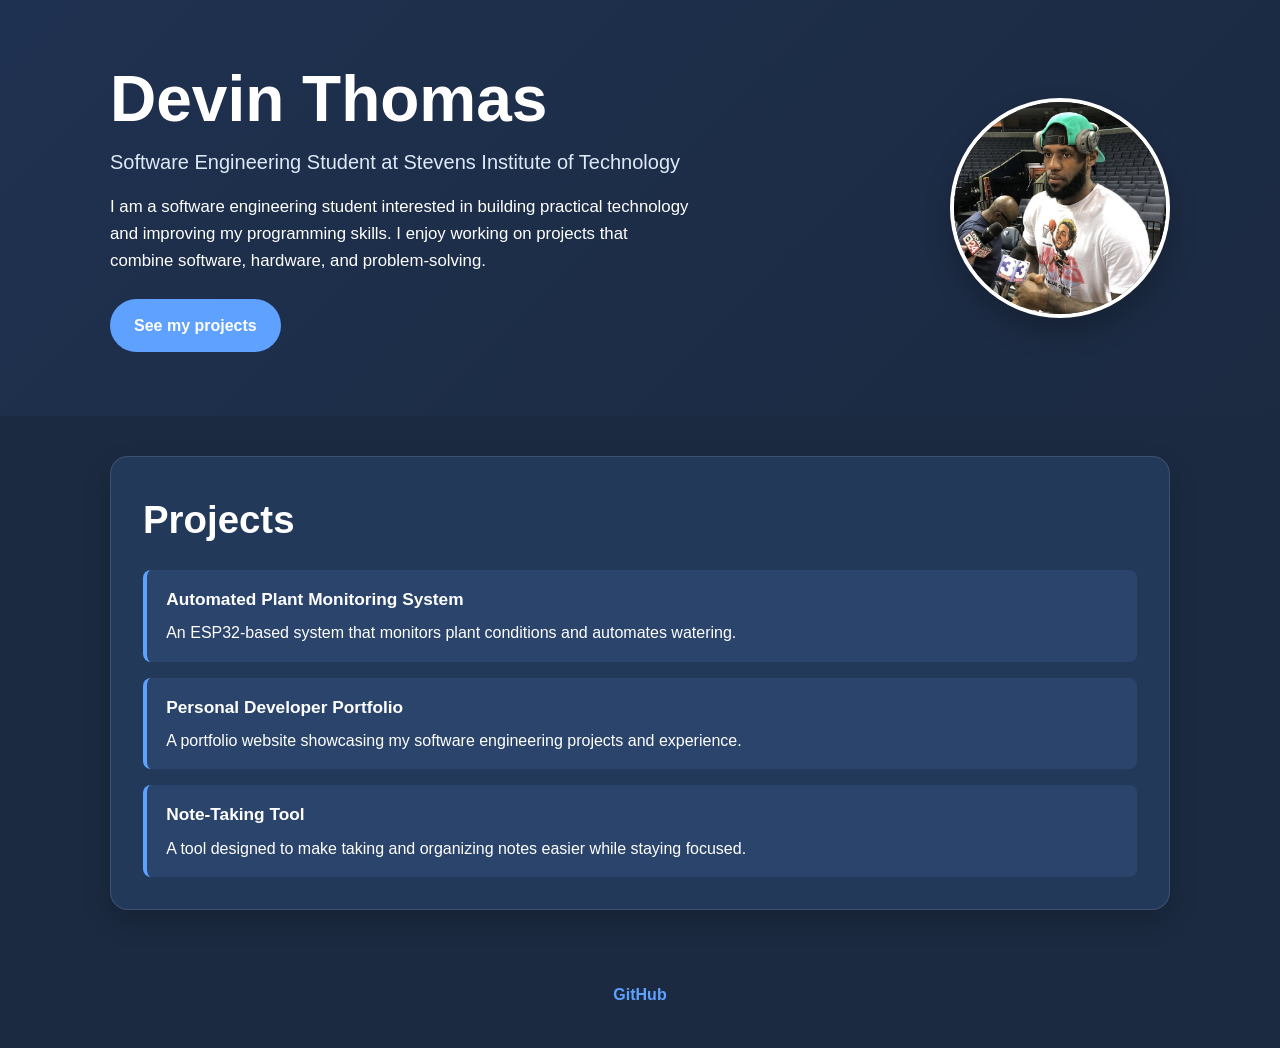
<file: labs/lab3/index.html>
<!DOCTYPE html>
<html lang="en">
  <head>
    <meta charset="UTF-8" />
    <meta name="viewport" content="width=device-width, initial-scale=1.0" />
    <title>Devin Thomas | Portfolio</title>
    <link rel="stylesheet" href="./style.css" />
  </head>
  <body>
    <header class="site-header">
      <div class="container hero">
        <div class="hero-copy">
          <h1>Devin Thomas</h1>
          <p class="subtitle">Software Engineering Student at Stevens Institute of Technology</p>
          <p class="bio">
            I am a software engineering student interested in building practical technology and improving my programming skills. I enjoy working on projects that combine software, hardware, and problem-solving.
          </p>
          <a class="button" href="#projects">See my projects</a>
        </div>
        <img
          class="profile-image"
          src="./assets/avatar.jpg"
          width="220"
          height="220"
          alt="Devin Thomas portrait"
        />
      </div>
    </header>

    <main class="container main-content">
      <section id="projects" class="projects">
        <h2>Projects</h2>
        <ul>
          <li>
            <strong>Automated Plant Monitoring System</strong>
            An ESP32-based system that monitors plant conditions and automates watering.
          </li>
          <li>
            <strong>Personal Developer Portfolio</strong>
            A portfolio website showcasing my software engineering projects and experience.
          </li>
          <li>
            <strong>Note-Taking Tool</strong>
            A tool designed to make taking and organizing notes easier while staying focused.
          </li>
        </ul>
      </section>
    </main>

    <footer class="site-footer">
      <a href="https://github.com/devinthms/SSW215-DThomas.git" target="_blank" rel="noopener">GitHub</a>
    </footer>
  </body>
</html>
</file>
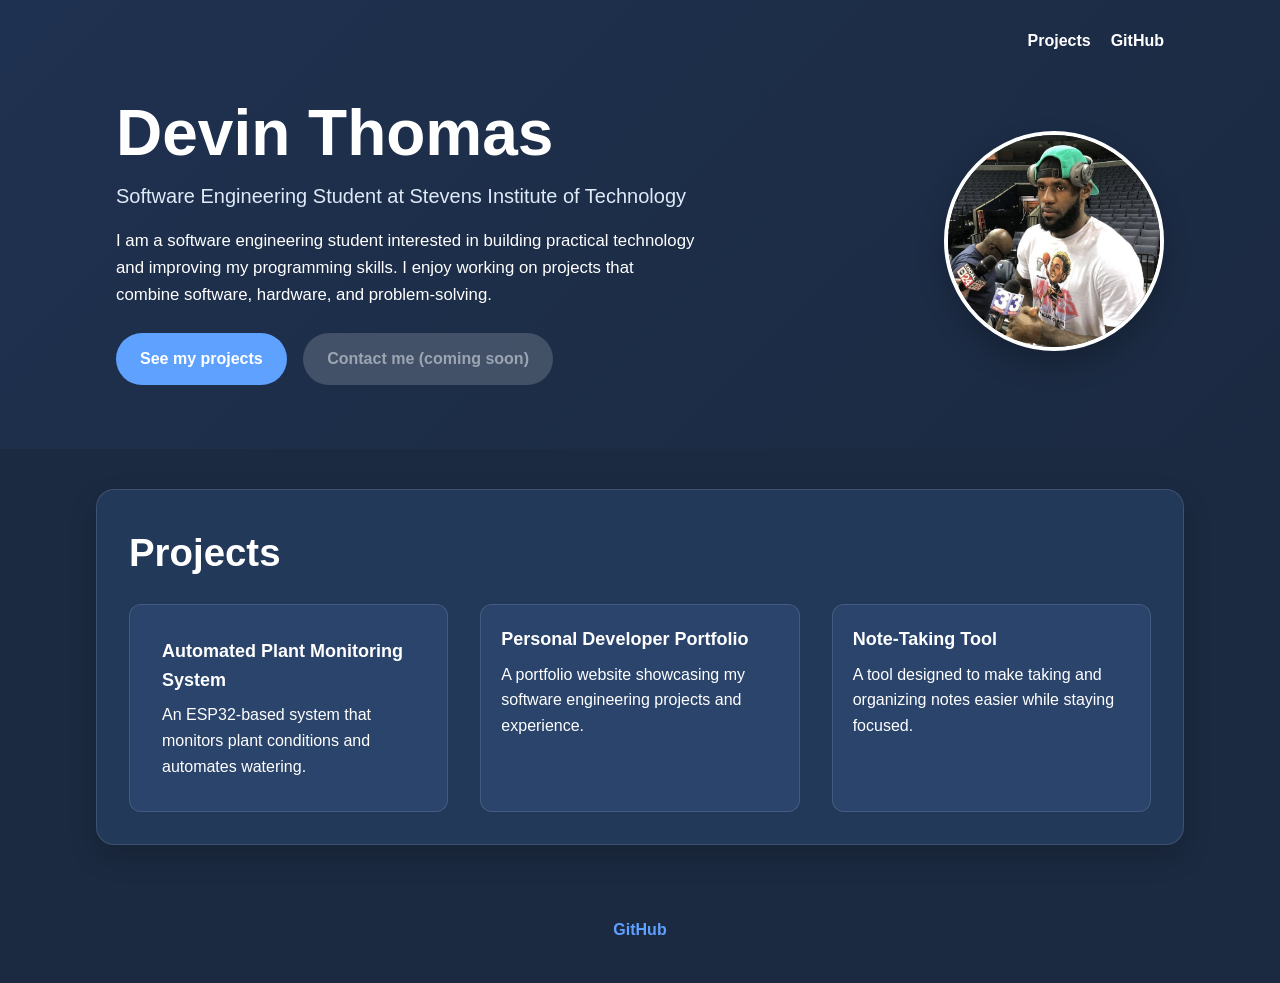
<file: labs/lab4/index.html>
<!DOCTYPE html>
<html lang="en">
  <head>
    <meta charset="UTF-8" />
    <meta name="viewport" content="width=device-width, initial-scale=1.0" />
    <title>Devin Thomas | Portfolio</title>
    <link rel="stylesheet" href="./style.css" />
  </head>
  <body class="site-body">
    <header class="site-header">
      <nav class="top-nav container" aria-label="Main navigation">
        <a class="nav-link" href="#projects">Projects</a>
        <a class="nav-link" href="https://github.com/devinthms/SSW215-DThomas.git" target="_blank" rel="noopener">GitHub</a>
      </nav>

      <section class="hero-section container" aria-labelledby="hero-title">
        <div class="hero-content">
          <h1 id="hero-title" class="hero-title">Devin Thomas</h1>
          <p class="subtitle">Software Engineering Student at Stevens Institute of Technology</p>
          <p class="bio">
            I am a software engineering student interested in building practical technology and improving my programming skills. I enjoy working on projects that combine software, hardware, and problem-solving.
          </p>
          <a class="button-link" href="#projects">See my projects</a>
          <button class="button-link contact-button" type="button" disabled>
            Contact me (coming soon)
          </button>
        </div>

        <img
          class="profile-image"
          src="./assets/avatar.jpg"
          alt="Devin Thomas portrait"
          width="220"
          height="220"
        />
      </section>
    </header>

    <main class="main-content">
      <section id="projects" class="projects-section container" aria-labelledby="projects-heading">
        <h2 id="projects-heading" class="section-title">Projects</h2>

        <div class="projects-grid">
          <article class="card featured">
            <h3 class="card-title">Automated Plant Monitoring System</h3>
            <p>An ESP32-based system that monitors plant conditions and automates watering.</p>
          </article>

          <article class="card">
            <h3 class="card-title">Personal Developer Portfolio</h3>
            <p>A portfolio website showcasing my software engineering projects and experience.</p>
          </article>

          <article class="card">
            <h3 class="card-title">Note-Taking Tool</h3>
            <p>A tool designed to make taking and organizing notes easier while staying focused.</p>
          </article>
        </div>
      </section>
    </main>

    <footer class="site-footer">
      <div class="container footer-content">
        <a class="footer-link" href="https://github.com/devinthms/SSW215-DThomas.git" target="_blank" rel="noopener">GitHub</a>
      </div>
    </footer>
  </body>
</html>
</file>
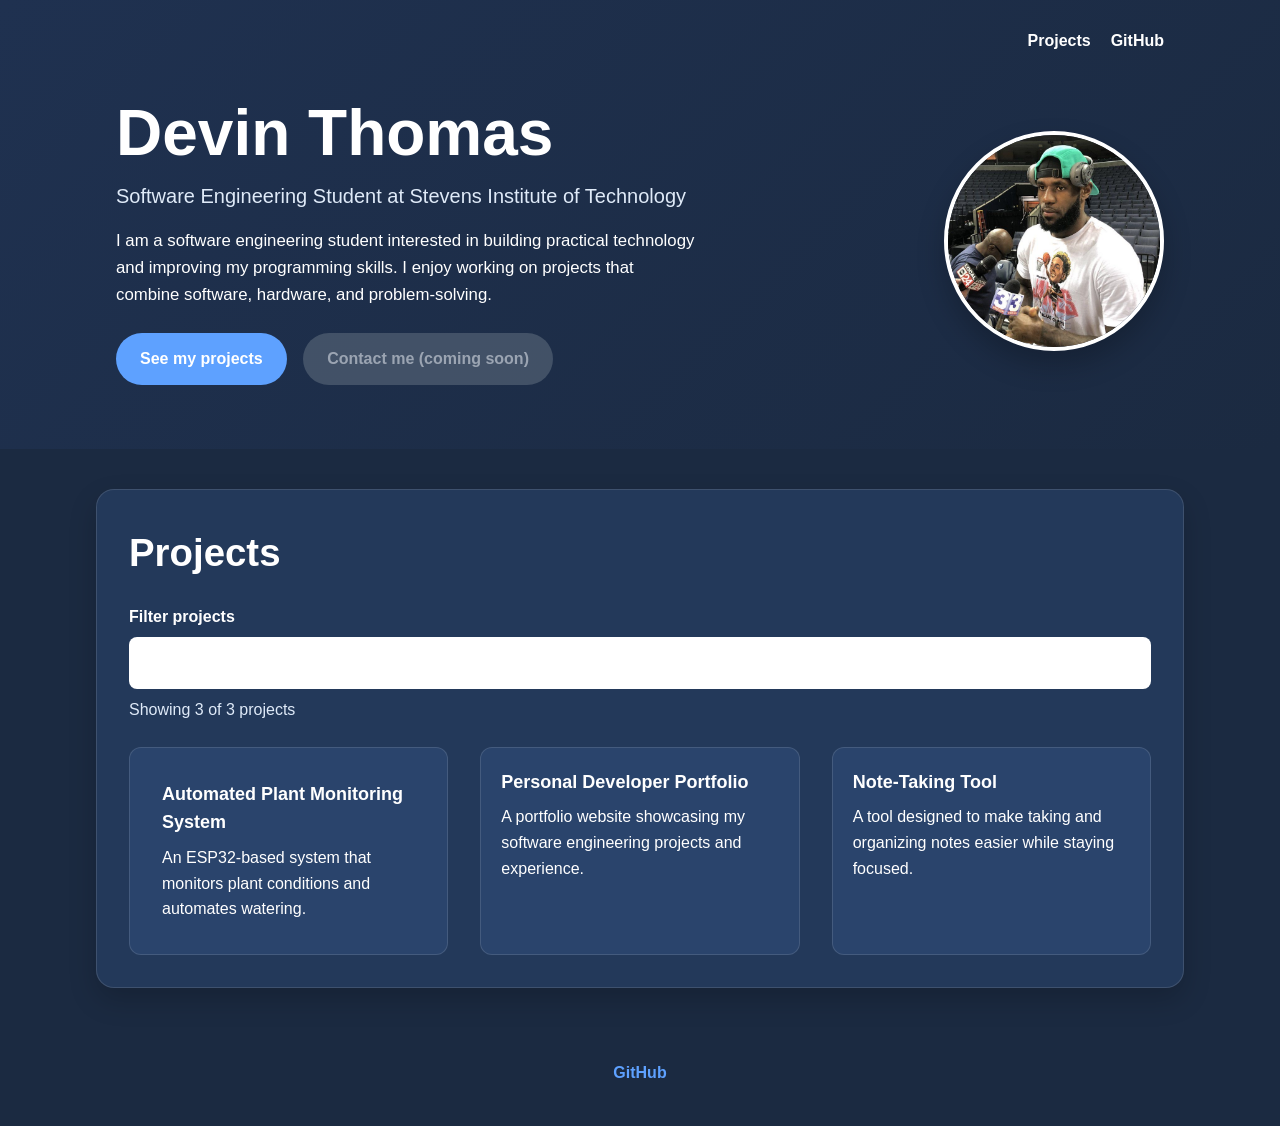
<file: labs/lab5/index.html>
<!DOCTYPE html>
<html lang="en">
  <head>
    <meta charset="UTF-8" />
    <meta name="viewport" content="width=device-width, initial-scale=1.0" />
    <title>Devin Thomas | Portfolio</title>
    <script src="./app.js" defer></script>
    <link rel="stylesheet" href="./style.css" />
  </head>
  <body class="site-body">
    <header class="site-header">
      <nav class="top-nav container" aria-label="Main navigation">
        <a class="nav-link" href="#projects">Projects</a>
        <a class="nav-link" href="https://github.com/devinthms/SSW215-DThomas.git" target="_blank" rel="noopener">GitHub</a>
      </nav>

      <section class="hero-section container" aria-labelledby="hero-title">
        <div class="hero-content">
          <h1 id="hero-title" class="hero-title">Devin Thomas</h1>
          <p class="subtitle">Software Engineering Student at Stevens Institute of Technology</p>
          <p class="bio">
            I am a software engineering student interested in building practical technology and improving my programming skills. I enjoy working on projects that combine software, hardware, and problem-solving.
          </p>
          <a class="button-link" href="#projects">See my projects</a>
          <button class="button-link contact-button" type="button" disabled>
            Contact me (coming soon)
          </button>
        </div>

        <img
          class="profile-image"
          src="./assets/avatar.jpg"
          alt="Devin Thomas portrait"
          width="220"
          height="220"
        />
      </section>
    </header>

    <main class="main-content">
      <section id="projects" class="projects-section container" aria-labelledby="projects-heading">
        <h2 id="projects-heading" class="section-title">Projects</h2>

        <div class="project-filter">
          <label class="filter-label" for="filter-input">Filter projects</label>
          <input class="filter-input" id="filter-input" type="search" />
          <p class="project-count" id="project-count" aria-live="polite">
            Showing 3 of 3 projects
          </p>
        </div>

        <div class="projects-grid">
          <article class="card featured">
            <h3 class="card-title">Automated Plant Monitoring System</h3>
            <p>An ESP32-based system that monitors plant conditions and automates watering.</p>
          </article>

          <article class="card">
            <h3 class="card-title">Personal Developer Portfolio</h3>
            <p>A portfolio website showcasing my software engineering projects and experience.</p>
          </article>

          <article class="card">
            <h3 class="card-title">Note-Taking Tool</h3>
            <p>A tool designed to make taking and organizing notes easier while staying focused.</p>
          </article>
        </div>
      </section>
    </main>

    <footer class="site-footer">
      <div class="container footer-content">
        <a class="footer-link" href="https://github.com/devinthms/SSW215-DThomas.git" target="_blank" rel="noopener">GitHub</a>
      </div>
    </footer>
  </body>
</html>
</file>
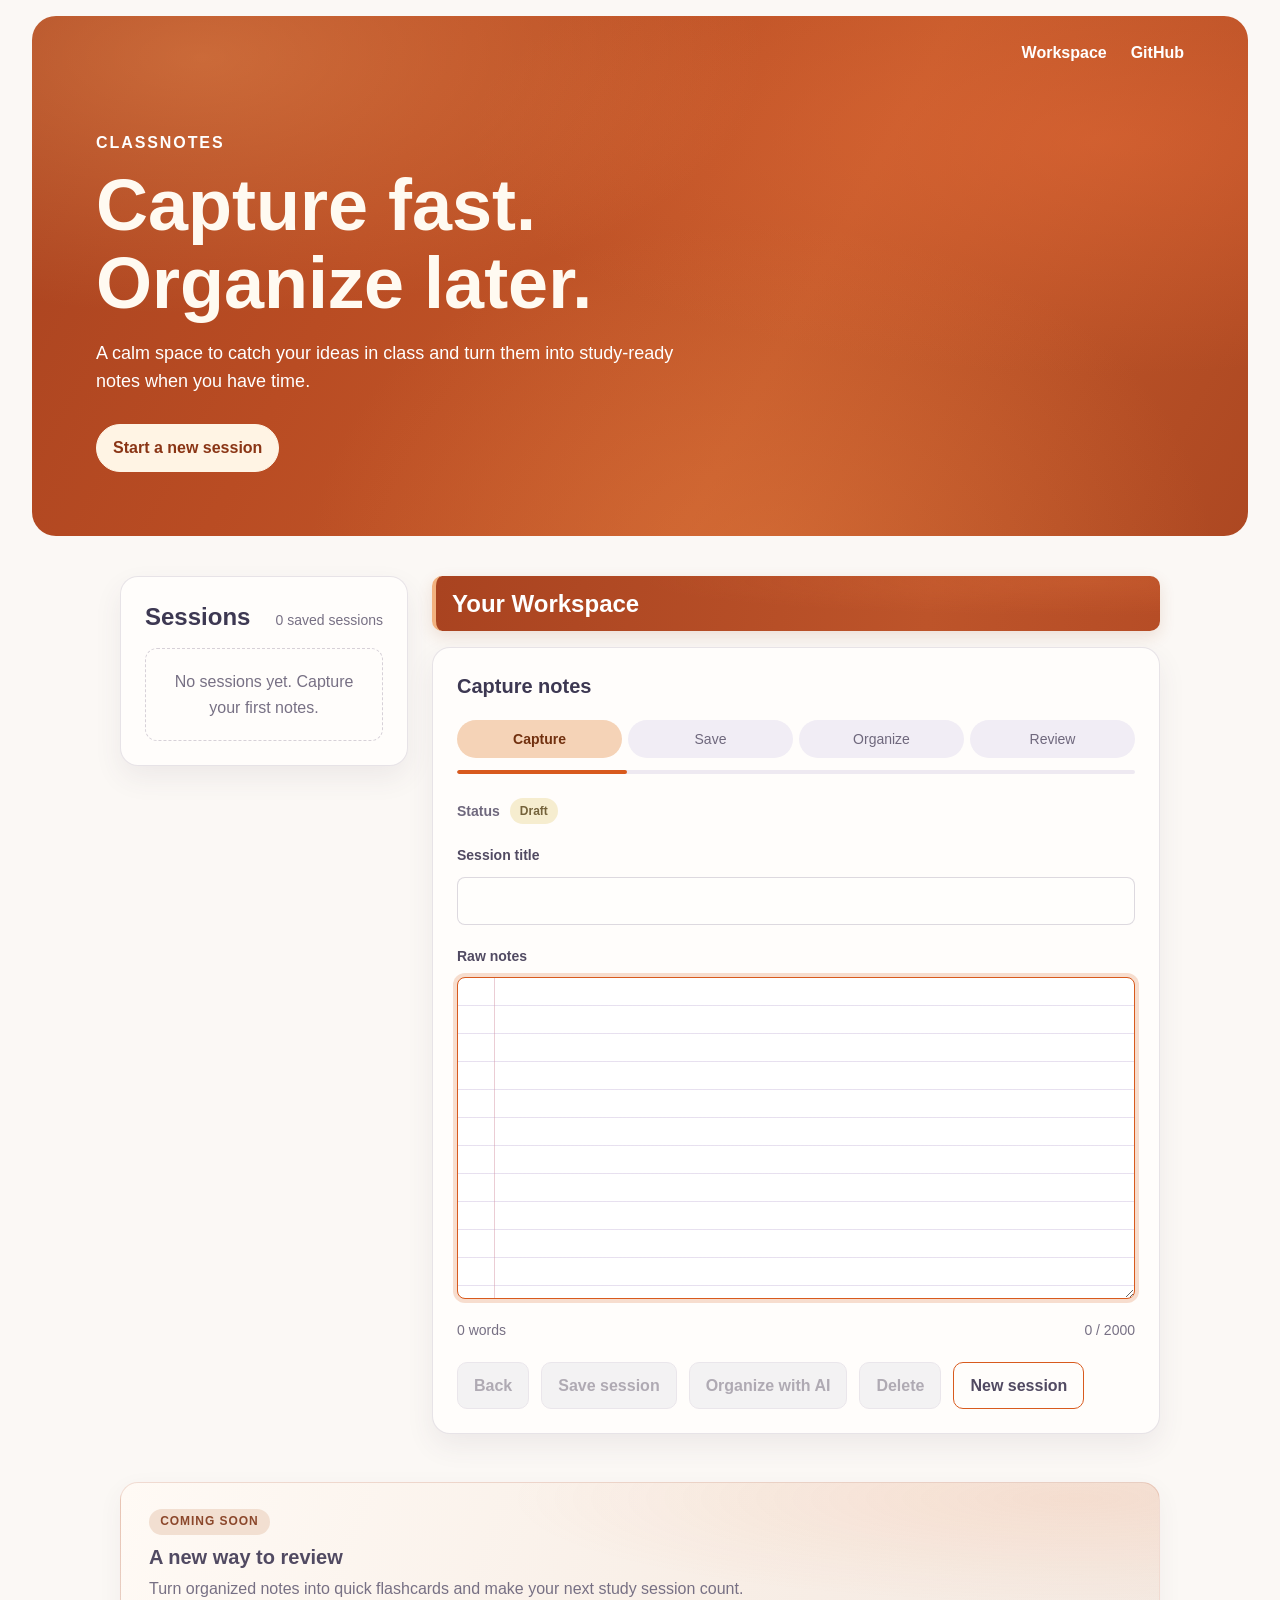
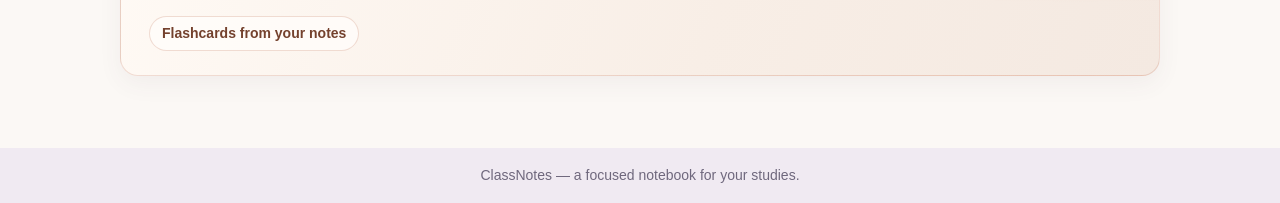
<file: project/sprint 1/index.html>
<!doctype html>
<html lang="en">
  <head>
    <meta charset="utf-8">
    <meta name="viewport" content="width=device-width, initial-scale=1">
    <meta name="description" content="Capture class notes and organize them into useful study materials.">
    <title>ClassNotes</title>
    <link rel="stylesheet" href="./style.css">
    <script src="./app.js" defer></script>
  </head>
  <body class="site-body">
    <header class="site-header">
      <div class="hero">
        <p class="app-name">ClassNotes</p>
        <h1>Capture fast. Organize later.</h1>
        <p class="hero-description">A calm space to catch your ideas in class and turn them into study-ready notes when you have time.</p>
        <a class="button button-primary" href="#workspace">Start a new session</a>
      </div>
      <nav class="site-nav" aria-label="Main navigation">
        <a href="#workspace">Workspace</a>
        <a href="https://github.com/devinthms/SSW215-DThomas.git" target="_blank" rel="noopener noreferrer">GitHub</a>
      </nav>
    </header>

    <main>
      <section class="workspace" id="workspace" aria-labelledby="workspace-heading">
        <h2 id="workspace-heading">Your Workspace</h2>

        <section class="editor" data-step="1" aria-labelledby="editor-heading">
          <h3 id="editor-heading">Capture notes</h3>

          <div class="progress-track">
            <ol class="progress-steps" aria-label="Session progress">
              <li class="step active">Capture</li>
              <li class="step">Save</li>
              <li class="step">Organize</li>
              <li class="step">Review</li>
            </ol>
            <div class="progress-bar" role="progressbar" aria-label="Session progress" aria-valuemin="1" aria-valuemax="4" aria-valuenow="1">
              <span class="progress-bar-fill"></span>
            </div>
          </div>

          <div class="editor-status">
            <span class="status-label">Status</span>
            <span class="status-tag tag-draft">Draft</span>
          </div>

          <form class="notes-form">
            <div class="form-field">
              <label for="session-title">Session title</label>
              <input id="session-title" name="session-title" type="text" autocomplete="off">
            </div>
            <div class="form-field">
              <label for="notes-input">Raw notes</label>
              <textarea id="notes-input" name="notes" maxlength="2000" rows="10"></textarea>
            </div>
            <div class="note-metrics" aria-live="polite">
              <span id="word-count">0 words</span>
              <span id="char-limit">0 / 2000</span>
            </div>
            <div class="editor-actions">
              <button class="button button-secondary" id="back-button" type="button" disabled>Back</button>
              <button class="button button-primary" id="save-button" type="button" disabled>Save session</button>
              <button class="button button-organize" id="organize-button" type="button" disabled>Organize with AI</button>
              <button class="button button-danger" id="delete-button" type="button">Delete</button>
              <button class="button button-secondary" id="new-session-button" type="button">New session</button>
            </div>
          </form>
        </section>

        <section class="hidden results" aria-labelledby="results-heading">
          <h3 id="results-heading">Organized results</h3>
          <div class="results-grid">
            <article class="result-card">
              <h4>Structured notes</h4>
              <p class="result-content" id="structured-notes">None found</p>
            </article>
            <article class="result-card">
              <h4>Key points</h4>
              <p class="result-content" id="key-points">None found</p>
            </article>
            <article class="result-card">
              <h4>Questions</h4>
              <p class="result-content" id="questions">None found</p>
            </article>
            <article class="result-card">
              <h4>Follow-up items</h4>
              <p class="result-content" id="follow-up-items">None found</p>
            </article>
          </div>
        </section>
      </section>

      <section class="sessions" aria-labelledby="sessions-heading">
        <div class="sessions-header">
          <h2 id="sessions-heading">Sessions</h2>
          <p id="session-count" aria-live="polite">0 saved sessions</p>
        </div>
        <ul class="sessions-list" aria-label="Saved sessions">
          <li class="empty-state">No sessions yet. Capture your first notes.</li>
        </ul>
      </section>

      <section class="coming-soon" aria-labelledby="coming-soon-heading">
        <p class="coming-soon-label">Coming soon</p>
        <h2 id="coming-soon-heading">A new way to review</h2>
        <p>Turn organized notes into quick flashcards and make your next study session count.</p>
        <span class="coming-soon-feature">Flashcards from your notes</span>
      </section>
    </main>

    <footer class="site-footer">
      <p>ClassNotes — a focused notebook for your studies.</p>
    </footer>
  </body>
</html>
</file>
<file: labs/lab3/style.css>
:root {
  --bg: #1b2a41;
  --panel: #23395a;
  --panel-alt: #2a446c;
  --text: #ffffff;
  --muted: #dfeaf8;
  --accent: #5ea1ff;
  --accent-dark: #3c7fe4;
  --border: rgba(255, 255, 255, 0.12);
}

* {
  box-sizing: border-box;
}

html {
  scroll-behavior: smooth;
}

body {
  margin: 0;
  font-family: Arial, Helvetica, sans-serif;
  background: var(--bg);
  color: var(--text);
  line-height: 1.6;
  overflow-x: hidden;
}

img {
  max-width: 100%;
  display: block;
}

.container {
  width: min(100%, 1100px);
  margin: 0 auto;
  padding: 0 1.25rem;
}

.site-header {
  background: linear-gradient(135deg, #1f3150 0%, #1b2a41 100%);
  padding: 4rem 0;
}

.hero {
  display: flex;
  align-items: center;
  justify-content: space-between;
  gap: 2rem;
}

.hero-copy {
  flex: 1;
}

h1 {
  margin: 0 0 0.75rem;
  font-size: clamp(2.5rem, 5vw, 4rem);
  line-height: 1.1;
}

.subtitle {
  margin: 0 0 1rem;
  font-size: 1.25rem;
  color: var(--muted);
}

.bio {
  max-width: 62ch;
  margin: 0 0 1.5rem;
  font-size: 1.05rem;
}

.button {
  display: inline-block;
  background: var(--accent);
  color: #ffffff;
  padding: 0.85rem 1.5rem;
  border-radius: 999px;
  text-decoration: none;
  font-weight: 700;
  transition: background 0.2s ease;
}

.button:hover,
.button:focus {
  background: var(--accent-dark);
}

.profile-image {
  width: 220px;
  height: 220px;
  border-radius: 50%;
  object-fit: cover;
  border: 4px solid #ffffff;
  box-shadow: 0 14px 28px rgba(0, 0, 0, 0.22);
  flex-shrink: 0;
}

.main-content {
  padding-top: 2.5rem;
  padding-bottom: 3rem;
}

.projects {
  background: var(--panel);
  border: 1px solid var(--border);
  border-radius: 18px;
  padding: 2rem;
  box-shadow: 0 12px 28px rgba(0, 0, 0, 0.18);
}

.projects h2 {
  margin: 0 0 1.25rem;
  font-size: clamp(1.8rem, 3vw, 2.4rem);
}

.projects ul {
  list-style: none;
  margin: 0;
  padding: 0;
  display: grid;
  gap: 1rem;
}

.projects li {
  padding: 1rem 1.2rem;
  border-left: 4px solid var(--accent);
  background: var(--panel-alt);
  border-radius: 8px;
  color: var(--text);
}

.projects li strong {
  display: block;
  margin-bottom: 0.4rem;
  font-size: 1.08rem;
}

.site-footer {
  padding: 1.5rem 0 2.5rem;
  text-align: center;
}

.site-footer a {
  color: var(--accent);
  font-weight: 700;
  text-decoration: none;
}

.site-footer a:hover,
.site-footer a:focus {
  text-decoration: underline;
}

@media (max-width: 768px) {
  .site-header {
    padding: 3rem 0;
  }

  .hero {
    flex-direction: column;
    text-align: center;
  }

  .hero-copy,
  .profile-image {
    width: 100%;
  }

  .profile-image {
    max-width: 220px;
    margin: 0 auto;
  }

  .bio {
    margin-left: auto;
    margin-right: auto;
  }

  .projects {
    padding: 1.5rem 1rem;
  }
}
</file>
<file: labs/lab4/style.css>
*, *::before, *::after { box-sizing: border-box; }

:root {
  --bg: #1b2a41;
  --panel: #23395a;
  --panel-alt: #2a446c;
  --text: #ffffff;
  --muted: #dfeaf8;
  --accent: #5ea1ff;
  --accent-dark: #3c7fe4;
  --border: rgba(255, 255, 255, 0.12);
}

html {
  scroll-behavior: smooth;
}

.site-body {
  margin: 0;
  font-family: Arial, Helvetica, sans-serif;
  background: var(--bg);
  color: var(--text);
  line-height: 1.6;
  overflow-x: hidden;
}

.container {
  width: min(100%, 68rem);
  margin: 0 auto;
  padding: 0 1.25rem;
}

.site-header {
  background: linear-gradient(135deg, #1f3150 0%, #1b2a41 100%);
  padding: 1rem 0 4rem;
}

.top-nav {
  display: flex;
  justify-content: flex-end;
  align-items: center;
  gap: 1.25rem;
  padding-top: 0.75rem;
  padding-bottom: 0.75rem;
}

.nav-link {
  color: var(--text);
  text-decoration: none;
  font-weight: 700;
}

.nav-link:hover,
.nav-link:focus {
  text-decoration: underline;
}

.hero-section {
  display: flex;
  align-items: center;
  justify-content: space-between;
  gap: 2rem;
  padding-top: 2rem;
}

.hero-content {
  flex: 1 1 0;
}

.hero-title {
  margin: 0 0 0.75rem;
  font-size: clamp(2.5rem, 5vw, 4rem);
  line-height: 1.1;
}

.subtitle {
  margin: 0 0 1rem;
  font-size: 1.25rem;
  color: var(--muted);
}

.bio {
  max-width: 62ch;
  margin: 0 0 1.5rem;
  font-size: 1.05rem;
}

.button-link {
  display: inline-block;
  border: 0;
  background: var(--accent);
  color: var(--text);
  padding: 0.85rem 1.5rem;
  border-radius: 999px;
  text-decoration: none;
  font-weight: 700;
  font: inherit;
  font-weight: 700;
  cursor: pointer;
  transition: background 0.2s ease, box-shadow 0.2s ease, transform 0.1s ease;
}

.button-link:hover {
  background: var(--accent-dark);
}

.button-link:focus-visible {
  outline: 0.2rem solid var(--text);
  outline-offset: 0.2rem;
}

.button-link:active {
  background: #2d66bd;
  box-shadow: inset 0 0.2rem 0.4rem rgba(0, 0, 0, 0.35);
  transform: translateY(0.1rem);
}

.button-link:disabled {
  background: #526174;
  color: #d1d7df;
  box-shadow: none;
  cursor: not-allowed;
  opacity: 0.7;
  transform: none;
}

.contact-button {
  margin-left: 0.75rem;
}

.profile-image {
  display: block;
  width: 13.75rem;
  height: 13.75rem;
  border-radius: 50%;
  object-fit: cover;
  border: 4px solid var(--text);
  box-shadow: 0 0.875rem 1.75rem rgba(0, 0, 0, 0.22);
  flex-shrink: 0;
}

.main-content {
  padding: 2.5rem 0 3rem;
}

.projects-section {
  background: var(--panel);
  border: 1px solid var(--border);
  border-radius: 1.125rem;
  padding: 2rem;
  box-shadow: 0 0.75rem 1.75rem rgba(0, 0, 0, 0.18);
}

.section-title {
  margin: 0 0 1.25rem;
  font-size: clamp(1.8rem, 3vw, 2.4rem);
}

.projects-grid {
  display: flex;
  flex-wrap: wrap;
  gap: 2rem;  /* hand-edited by DT */
}

.card {
  flex: 1 1 15rem;
  background: var(--panel-alt);
  border: 1px solid var(--border);
  border-radius: 0.75rem;
  padding: 1.25rem;
}

/* hand-edited by DT */
.featured {
  padding: 2rem;
}

.card-title {
  margin: 0 0 0.5rem;
  font-size: 1.125rem;
}

.card p {
  margin: 0;
}

.site-footer {
  padding: 1.5rem 0 2.5rem;
  text-align: center;
}

.footer-content {
  padding: 0;
}

.footer-link {
  color: var(--accent);
  font-weight: 700;
  text-decoration: none;
}

.footer-link:hover,
.footer-link:focus {
  text-decoration: underline;
}

@media (max-width: 768px) {
  .site-header {
    padding: 1rem 0 3rem;
  }

  .top-nav {
    justify-content: center;
  }

  .hero-section {
    flex-direction: column;
    text-align: center;
  }

  .hero-content {
    width: 100%;
  }

  .profile-image {
    width: 13.75rem;
    max-width: 100%;
    margin: 0 auto;
  }

  .bio {
    margin-left: auto;
    margin-right: auto;
  }

  .projects-section {
    padding: 1.5rem 1rem;
  }

  .projects-grid {
    flex-direction: column;
  }
}
</file>
<file: labs/lab5/style.css>
*, *::before, *::after { box-sizing: border-box; }

:root {
  --bg: #1b2a41;
  --panel: #23395a;
  --panel-alt: #2a446c;
  --text: #ffffff;
  --muted: #dfeaf8;
  --accent: #5ea1ff;
  --accent-dark: #3c7fe4;
  --border: rgba(255, 255, 255, 0.12);
}

html {
  scroll-behavior: smooth;
}

.site-body {
  margin: 0;
  font-family: Arial, Helvetica, sans-serif;
  background: var(--bg);
  color: var(--text);
  line-height: 1.6;
  overflow-x: hidden;
}

.container {
  width: min(100%, 68rem);
  margin: 0 auto;
  padding: 0 1.25rem;
}

.site-header {
  background: linear-gradient(135deg, #1f3150 0%, #1b2a41 100%);
  padding: 1rem 0 4rem;
}

.top-nav {
  display: flex;
  justify-content: flex-end;
  align-items: center;
  gap: 1.25rem;
  padding-top: 0.75rem;
  padding-bottom: 0.75rem;
}

.nav-link {
  color: var(--text);
  text-decoration: none;
  font-weight: 700;
}

.nav-link:hover,
.nav-link:focus {
  text-decoration: underline;
}

.hero-section {
  display: flex;
  align-items: center;
  justify-content: space-between;
  gap: 2rem;
  padding-top: 2rem;
}

.hero-content {
  flex: 1 1 0;
}

.hero-title {
  margin: 0 0 0.75rem;
  font-size: clamp(2.5rem, 5vw, 4rem);
  line-height: 1.1;
}

.subtitle {
  margin: 0 0 1rem;
  font-size: 1.25rem;
  color: var(--muted);
}

.bio {
  max-width: 62ch;
  margin: 0 0 1.5rem;
  font-size: 1.05rem;
}

.button-link {
  display: inline-block;
  border: 0;
  background: var(--accent);
  color: var(--text);
  padding: 0.85rem 1.5rem;
  border-radius: 999px;
  text-decoration: none;
  font-weight: 700;
  font: inherit;
  font-weight: 700;
  cursor: pointer;
  transition: background 0.2s ease, box-shadow 0.2s ease, transform 0.1s ease;
}

.button-link:hover {
  background: var(--accent-dark);
}

.button-link:focus-visible {
  outline: 0.2rem solid var(--text);
  outline-offset: 0.2rem;
}

.button-link:active {
  background: #2d66bd;
  box-shadow: inset 0 0.2rem 0.4rem rgba(0, 0, 0, 0.35);
  transform: translateY(0.1rem);
}

.button-link:disabled {
  background: #526174;
  color: #d1d7df;
  box-shadow: none;
  cursor: not-allowed;
  opacity: 0.7;
  transform: none;
}

.contact-button {
  margin-left: 0.75rem;
}

.profile-image {
  display: block;
  width: 13.75rem;
  height: 13.75rem;
  border-radius: 50%;
  object-fit: cover;
  border: 4px solid var(--text);
  box-shadow: 0 0.875rem 1.75rem rgba(0, 0, 0, 0.22);
  flex-shrink: 0;
}

.main-content {
  padding: 2.5rem 0 3rem;
}

.projects-section {
  background: var(--panel);
  border: 1px solid var(--border);
  border-radius: 1.125rem;
  padding: 2rem;
  box-shadow: 0 0.75rem 1.75rem rgba(0, 0, 0, 0.18);
}

.section-title {
  margin: 0 0 1.25rem;
  font-size: clamp(1.8rem, 3vw, 2.4rem);
}

.project-filter {
  margin-bottom: 1.5rem;
}

.filter-label {
  display: block;
  margin-bottom: 0.5rem;
  font-weight: 700;
}

.filter-input {
  width: 100%;
  padding: 0.75rem;
  border: 1px solid var(--border);
  border-radius: 0.5rem;
  font: inherit;
}

.project-count {
  margin: 0.5rem 0 0;
  color: var(--muted);
}

.projects-grid {
  display: flex;
  flex-wrap: wrap;
  gap: 2rem;  /* hand-edited by DT */
}
.hidden {
  display: none;
}

.card {
  flex: 1 1 15rem;
  background: var(--panel-alt);
  border: 1px solid var(--border);
  border-radius: 0.75rem;
  padding: 1.25rem;
}

/* hand-edited by DT */
.featured {
  padding: 2rem;
}

.card-title {
  margin: 0 0 0.5rem;
  font-size: 1.125rem;
}

.card p {
  margin: 0;
}

.site-footer {
  padding: 1.5rem 0 2.5rem;
  text-align: center;
}

.footer-content {
  padding: 0;
}

.footer-link {
  color: var(--accent);
  font-weight: 700;
  text-decoration: none;
}

.footer-link:hover,
.footer-link:focus {
  text-decoration: underline;
}

@media (max-width: 768px) {
  .site-header {
    padding: 1rem 0 3rem;
  }

  .top-nav {
    justify-content: center;
  }

  .hero-section {
    flex-direction: column;
    text-align: center;
  }

  .hero-content {
    width: 100%;
  }

  .profile-image {
    width: 13.75rem;
    max-width: 100%;
    margin: 0 auto;
  }

  .bio {
    margin-left: auto;
    margin-right: auto;
  }

  .projects-section {
    padding: 1.5rem 1rem;
  }

  .projects-grid {
    flex-direction: column;
  }
}
</file>
<file: project/sprint 1/style.css>
*, *::before, *::after { box-sizing: border-box; }

.site-body {
  min-height: 100vh;
  margin: 0;
  background: #fbf8f5;
  color: #3d3852;
  font-family: Arial, system-ui, sans-serif;
  line-height: 1.6;
  scroll-behavior: smooth;
}

.site-header {
  display: grid;
  justify-items: center;
  gap: 1.5rem;
  width: min(calc(100% - 1rem), 76rem);
  margin: 1rem auto 0;
  padding: 1.5rem 1.5rem 4rem;
  overflow: hidden;
  border-radius: 1.5rem;
  background:
    radial-gradient(ellipse at 14% 8%, rgba(255, 174, 103, 0.34), transparent 38%),
    radial-gradient(ellipse at 88% 24%, rgba(239, 112, 59, 0.42), transparent 42%),
    radial-gradient(ellipse at 60% 105%, rgba(236, 133, 68, 0.38), transparent 44%),
    linear-gradient(118deg, #a94320 0%, #b94c23 30%, #c45a2b 62%, #ad4822 100%);
}

.hero {
  width: min(100%, 68rem);
  padding-top: 2.5rem;
}

.app-name {
  margin: 0 0 0.75rem;
  color: #ffffff;
  font-size: 1rem;
  font-weight: 700;
  letter-spacing: 0.12em;
  text-transform: uppercase;
}

.hero > :nth-child(2) {
  max-width: 16ch;
  margin: 0 0 1rem;
  color: #fffaf1;
  font-size: 4.5rem;
  font-weight: 800;
  line-height: 1.08;
}

.hero-description {
  max-width: 62ch;
  margin: 0 0 1.75rem;
  color: #ffffff;
  font-size: 1.125rem;
}

.site-nav {
  order: -1;
  display: flex;
  justify-content: flex-end;
  gap: 1.5rem;
  width: min(100%, 68rem);
}

.site-nav :any-link,
.site-footer :any-link {
  color: #514a62;
  font-weight: 700;
  text-decoration: none;
  transition: color 0.2s ease;
}

.site-nav :any-link {
  color: #ffffff;
}

.site-nav :any-link:hover,
.site-nav :any-link:focus-visible {
  color: #ffffff;
  text-decoration: underline;
  text-underline-offset: 0.25rem;
}

.workspace,
.sessions {
  min-width: 0;
}

.workspace > :first-child,
.sessions-header > :first-child {
  margin: 0 0 1rem;
  font-size: 1.5rem;
  line-height: 1.3;
}

.workspace > :first-child {
  padding: 0.75rem 1rem;
  border-left: 0.3rem solid #f2b27f;
  border-radius: 0.625rem;
  background:
    radial-gradient(ellipse at 90% 10%, rgba(239, 126, 68, 0.2), transparent 48%),
    linear-gradient(100deg, #a94320 0%, #bd542a 68%, #b64d26 100%);
  box-shadow: 0 0.35rem 1rem rgba(151, 68, 29, 0.14);
  color: #ffffff;
}

.editor,
.results,
.sessions {
  border: 1px solid rgba(87, 71, 107, 0.14);
  border-radius: 1.125rem;
  background: #fffdfb;
  box-shadow: 0 0.75rem 1.75rem rgba(77, 61, 91, 0.08);
}

.editor,
.results,
.sessions {
  padding: 1.5rem;
}

.editor {
  margin-bottom: 1.5rem;
}

.editor > :first-child,
.results > :first-child {
  margin: 0 0 1.25rem;
  font-size: 1.25rem;
  line-height: 1.4;
}

.progress-track {
  margin-bottom: 1.5rem;
}

.progress-steps {
  display: grid;
  grid-template-columns: repeat(4, minmax(0, 1fr));
  gap: 0.375rem;
  margin: 0 0 0.75rem;
  padding: 0;
  list-style: none;
}

.step {
  padding: 0.5rem 0.375rem;
  border-radius: 999rem;
  background: #f1edf5;
  color: #6f687d;
  font-size: 0.875rem;
  text-align: center;
  transition: background-color 0.2s ease, color 0.2s ease;
}

.step.active {
  background: #f5d3b7;
  color: #71300f;
  font-weight: 700;
}

.progress-bar {
  height: 0.25rem;
  overflow: hidden;
  border-radius: 999rem;
  background: #eee9f1;
}

.progress-bar-fill {
  display: block;
  width: 25%;
  height: 100%;
  border-radius: inherit;
  background: #d85a1d;
  transition: width 0.4s ease;
}

.editor[data-step="1"] .progress-bar-fill {
  width: 25%;
}

.editor[data-step="2"] .progress-bar-fill {
  width: 50%;
}

.editor[data-step="3"] .progress-bar-fill {
  width: 75%;
}

.editor[data-step="4"] .progress-bar-fill {
  width: 100%;
}

.editor-status {
  display: flex;
  align-items: center;
  gap: 0.625rem;
  margin-bottom: 1.25rem;
}

.status-label,
.form-field > :first-child {
  font-size: 0.875rem;
  font-weight: 700;
}

.status-label {
  color: #6f687d;
}

.status-tag {
  display: inline-flex;
  align-items: center;
  min-height: 1.625rem;
  padding: 0.125rem 0.625rem;
  border-radius: 999rem;
  background: #f1edf5;
  color: #62596e;
  font-size: 0.75rem;
  font-weight: 700;
  line-height: 1.4;
}

.tag-draft {
  background: #f6edcf;
  color: #74623a;
}

.notes-form,
.form-field {
  display: grid;
  gap: 0.625rem;
}

.notes-form {
  gap: 1.25rem;
}

.form-field > :first-child {
  color: #514a62;
}

.form-field > :last-child {
  width: 100%;
  border: 1px solid rgba(87, 71, 107, 0.2);
  border-radius: 0.5rem;
  background: #fffefc;
  color: #3d3852;
  font: inherit;
  transition: box-shadow 0.2s ease, border-color 0.2s ease;
}

.form-field:first-child > :last-child {
  min-height: 3rem;
  padding: 0.625rem 0.875rem;
}

.form-field:nth-child(2) > :last-child {
  min-height: 18rem;
  padding: 1.25rem 1rem 1.25rem 3.25rem;
  background-color: #ffffff;
  background-image:
    linear-gradient(
      90deg,
      transparent 0,
      transparent 2.25rem,
      rgba(213, 151, 166, 0.48) 2.25rem,
      rgba(213, 151, 166, 0.48) 2.3125rem,
      transparent 2.3125rem
    ),
    repeating-linear-gradient(
      to bottom,
      transparent 0,
      transparent 1.6875rem,
      rgba(170, 145, 199, 0.28) 1.6875rem,
      rgba(170, 145, 199, 0.28) 1.75rem
    );
  background-attachment: local;
  line-height: 1.75rem;
  resize: vertical;
}

.form-field > :last-child:focus-visible {
  border-color: #d85a1d;
  outline: none;
  box-shadow: 0 0 0 0.25rem rgba(216, 90, 29, 0.2);
}

.note-metrics {
  display: flex;
  justify-content: space-between;
  gap: 1rem;
  color: #777084;
  font-size: 0.875rem;
}

.editor-actions {
  display: flex;
  flex-wrap: wrap;
  gap: 0.75rem;
}

.button {
  display: inline-flex;
  align-items: center;
  justify-content: center;
  min-height: 2.875rem;
  padding: 0.625rem 1rem;
  border: 1px solid #d85a1d;
  border-radius: 0.625rem;
  background: transparent;
  color: #514a62;
  font: inherit;
  font-weight: 700;
  text-align: center;
  text-decoration: none;
  cursor: pointer;
  transition: background-color 0.2s ease, border-color 0.2s ease, box-shadow 0.2s ease, transform 0.2s ease;
}

.button-primary,
.button-secondary {
  border-color: #d85a1d;
  color: #514a62;
}

.hero .button-primary {
  border-radius: 999rem;
  border-color: #fff4e4;
  background: #fff4e4;
  color: #8a3515;
}

.hero .button-primary:hover {
  border-color: #ffffff;
  background: #ffffff;
  box-shadow: 0 0.5rem 1.25rem rgba(92, 34, 9, 0.2);
}

.button-primary:hover,
.button-secondary:hover {
  background: rgba(216, 90, 29, 0.1);
}

.button-primary:focus-visible,
.button-secondary:focus-visible,
.button-danger:focus-visible {
  outline: 0.2rem solid #d85a1d;
  outline-offset: 0.2rem;
}

.button-primary:active,
.button-secondary:active {
  background: rgba(216, 90, 29, 0.16);
  transform: translateY(0.0625rem);
}

.button-organize {
  border-color: #d85a1d;
  background: #d85a1d;
  color: #ffffff;
}

.button-organize:hover:not(:disabled) {
  border-color: #b94714;
  background: #b94714;
  box-shadow: 0 0 1.125rem rgba(216, 90, 29, 0.24);
}

.button-organize:focus-visible {
  outline: 0.2rem solid #d85a1d;
  outline-offset: 0.2rem;
}

.button-organize:active:not(:disabled) {
  border-color: #b94714;
  background: #b94714;
  box-shadow: inset 0 0.2rem 0.45rem rgba(61, 56, 82, 0.24);
  transform: translateY(0.0625rem);
}

.button-danger {
  border-color: transparent;
  background: transparent;
  color: #a65368;
}

.button-danger:hover {
  background: rgba(213, 151, 166, 0.16);
}

.button:disabled,
.button-organize:disabled {
  border-color: #e2dde5;
  background: #efedf0;
  box-shadow: none;
  color: #918a98;
  cursor: not-allowed;
  opacity: 0.72;
  transform: none;
}

.button-organize:disabled:hover {
  border-color: #e2dde5;
  background: #efedf0;
  box-shadow: none;
}

.results {
  margin-bottom: 1.5rem;
}

.results-grid {
  display: grid;
  grid-template-columns: repeat(2, minmax(0, 1fr));
  gap: 1rem;
}

.result-card {
  min-width: 0;
  padding: 1.125rem;
  border: 1px solid rgba(87, 71, 107, 0.1);
  border-radius: 0.875rem;
  background: #f7f2f8;
}

.result-card > :first-child {
  margin: 0 0 0.75rem;
  font-size: 1rem;
  line-height: 1.4;
}

.result-content {
  margin: 0;
  color: #514a62;
  line-height: 1.75;
  white-space: pre-line;
  overflow-wrap: anywhere;
}

.results-grid .result-card:nth-child(2) {
  border-top: 0.25rem solid #e6cb7a;
}

.results-grid .result-card:nth-child(2) .result-content {
  color: #514a62;
  text-decoration: underline;
  text-decoration-color: #e6cb7a;
  text-decoration-skip-ink: none;
  text-decoration-thickness: 0.3rem;
  text-underline-offset: -0.2rem;
}

.results-grid .result-card:nth-child(3) {
  border-left: 0.25rem solid #d597a6;
}

.results-grid .result-card:nth-child(4) {
  border-top: 0.25rem solid #91b19b;
}

.hidden {
  display: none;
}

.sessions-header {
  display: flex;
  align-items: baseline;
  justify-content: space-between;
  gap: 0.75rem;
  margin-bottom: 1rem;
}

.sessions-header > :first-child {
  margin: 0;
}

.sessions-header > :last-child {
  margin: 0;
  color: #777084;
  font-size: 0.875rem;
}

.sessions-list {
  display: grid;
  gap: 0.75rem;
  margin: 0;
  padding: 0;
  list-style: none;
}

.sessions-list > li:not(.empty-state) {
  padding: 1rem;
  border: 1px solid rgba(87, 71, 107, 0.12);
  border-left: 0.25rem solid transparent;
  border-radius: 0.75rem;
  background: #f7f2f8;
  cursor: pointer;
  transition: border-color 0.2s ease, box-shadow 0.2s ease, transform 0.2s ease;
}

.sessions-list > li:not(.empty-state):hover {
  transform: translateY(-0.125rem);
  box-shadow: 0 0.5rem 1rem rgba(77, 61, 91, 0.12);
}

.sessions-list > li:not(.empty-state):focus-visible {
  outline: 0.2rem solid #d85a1d;
  outline-offset: 0.2rem;
}

.sessions-list > .active {
  border-left-color: #d85a1d;
}

.sessions-list > li:not(.empty-state) .status-tag {
  margin-top: 0.5rem;
}

.empty-state {
  padding: 1.25rem;
  border: 1px dashed rgba(87, 71, 107, 0.24);
  border-radius: 0.75rem;
  color: #777084;
  text-align: center;
}

.coming-soon {
  grid-column: 1 / -1;
  padding: 1.5rem 1.75rem;
  border: 1px solid rgba(169, 67, 32, 0.16);
  border-radius: 1.125rem;
  background:
    radial-gradient(ellipse at 92% 8%, rgba(239, 126, 68, 0.12), transparent 42%),
    linear-gradient(110deg, #fffaf5 0%, #f8eee6 58%, #f4e9e1 100%);
  box-shadow: 0 0.5rem 1.5rem rgba(77, 61, 91, 0.06);
}

.coming-soon-label {
  display: inline-flex;
  margin: 0 0 0.5rem;
  padding: 0.2rem 0.7rem;
  border-radius: 999rem;
  background: #f2dfd1;
  color: #8b472b;
  font-size: 0.75rem;
  font-weight: 700;
  letter-spacing: 0.08em;
  text-transform: uppercase;
}

.coming-soon > h2 {
  margin: 0 0 0.35rem;
  color: #514a62;
  font-size: 1.25rem;
  line-height: 1.4;
}

.coming-soon > p:not(.coming-soon-label) {
  margin: 0 0 0.875rem;
  color: #777084;
}

.coming-soon-feature {
  display: inline-flex;
  padding: 0.35rem 0.75rem;
  border: 1px solid rgba(169, 67, 32, 0.18);
  border-radius: 999rem;
  background: rgba(255, 253, 251, 0.8);
  color: #74412d;
  font-size: 0.875rem;
  font-weight: 700;
}

.site-footer {
  margin-top: 1.5rem;
  padding: 1rem 1.5rem;
  background: #f0eaf2;
  color: #6f687d;
  text-align: center;
}

.site-footer > :first-child {
  margin: 0;
  font-size: 0.875rem;
}

.site-footer :any-link {
  color: #806ba3;
}

.site-footer :any-link:hover,
.site-footer :any-link:focus-visible {
  color: #514265;
  text-decoration: underline;
}

@media (min-width: 48rem) {
  .site-body > :nth-child(2) {
    display: grid;
    grid-template-columns: 18rem minmax(0, 1fr);
    align-items: start;
    gap: 1.5rem;
    width: min(100%, 68rem);
    margin-inline: auto;
    padding: 2.5rem 1.5rem 3rem;
  }

  .workspace {
    grid-column: 2;
    grid-row: 1;
  }

  .sessions {
    grid-column: 1;
    grid-row: 1;
  }

  .coming-soon {
    grid-column: 1 / -1;
    grid-row: 2;
  }
}

@media (max-width: 48rem) {
  .site-header {
    width: calc(100% - 1.25rem);
    border-radius: 1.25rem;
    padding: 1.25rem 1.25rem 3rem;
  }

  .site-nav {
    justify-content: center;
  }

  .hero {
    padding-top: 1.5rem;
  }

  .hero > :nth-child(2) {
    max-width: 18ch;
    font-size: 3rem;
  }

  .site-body > :nth-child(2) {
    display: grid;
    grid-template-columns: minmax(0, 1fr);
    gap: 1.25rem;
    padding: 1.5rem 1rem 2rem;
  }

  .workspace,
  .sessions {
    grid-column: 1;
    grid-row: auto;
  }

  .editor,
  .results,
  .sessions {
    padding: 1.125rem;
  }

  .results-grid {
    grid-template-columns: minmax(0, 1fr);
  }
}

@media (max-width: 32rem) {
  .hero > :nth-child(2) {
    font-size: 2.5rem;
  }

  .progress-steps {
    gap: 0.25rem;
  }

  .step {
    padding-inline: 0.125rem;
    font-size: 0.75rem;
  }

  .editor-actions .button {
    flex: 1 1 45%;
  }
}

@media (prefers-reduced-motion: reduce) {
  .site-body,
  .site-nav :any-link,
  .site-footer :any-link,
  .step,
  .progress-bar-fill,
  .form-field > :last-child,
  .button,
  .sessions-list > li:not(.empty-state) {
    transition-duration: 0.01ms;
  }

  .site-body {
    scroll-behavior: auto;
  }
}
</file>
